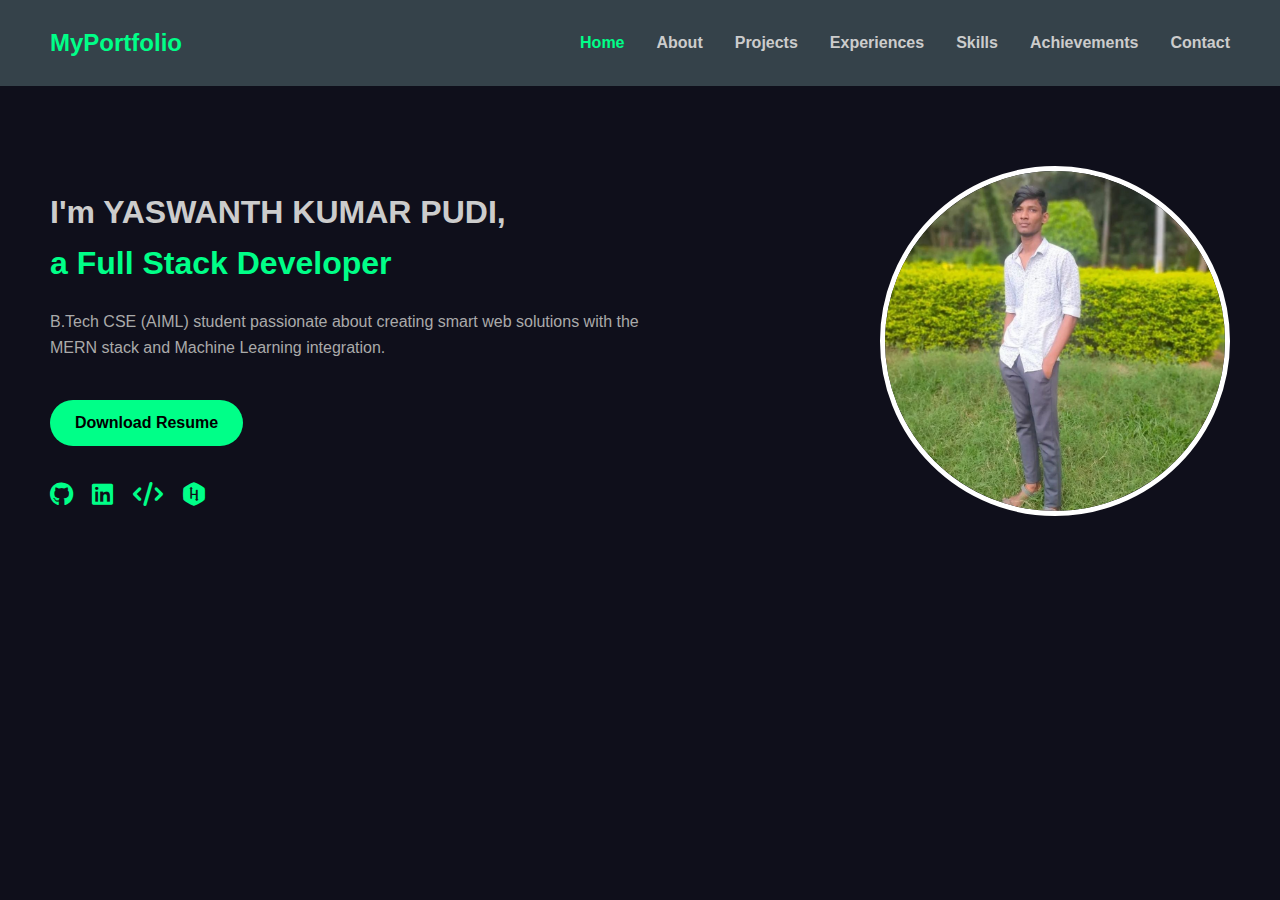
<file: index.html>
<!DOCTYPE html>
<html lang="en">
<head>
  <meta charset="UTF-8">
  <meta name="viewport" content="width=device-width, initial-scale=1.0">
  <title>YASWANTH KUMAR | Portfolio</title>
  <link rel="stylesheet" href="https://cdnjs.cloudflare.com/ajax/libs/font-awesome/6.5.0/css/all.min.css">
  <link rel="stylesheet" href="style.css">
  <style>
    * {
      margin: 0;
      padding: 0;
      box-sizing: border-box;
    }

    body {
      font-family: 'Segoe UI', sans-serif;
      background-color: #0f0f1b;
      color: #ffffff;
      overflow-x: hidden;
    }

    header {
      width: 100%;
      padding: 20px 50px;
      display: flex;
      justify-content: space-between;
      align-items: center;
    }

    .logo {
      font-size: 1.5rem;
      font-weight: bold;
      color: #00ff88;
    }

    nav ul {
      list-style: none;
      display: flex;
      gap: 2rem;
    }

    nav ul li a {
      text-decoration: none;
      color: #ccc;
      font-weight: bold;
    }

    nav ul li a:hover,
    nav ul li a.active {
      color: #00ff88;
    }

    section {
      padding: 80px 50px;
    }

    .main-section {
      display: flex;
      flex-wrap: wrap;
      align-items: center;
      justify-content: space-between;
    }

    .text-content {
      max-width: 50%;
    }

    .text-content h1 {
      font-size: 3rem;
    }

    .text-content h2 {
      color: #ccc;
      margin: 20px 0;
    }

    .text-content h2 span {
      color: #00ff88;
    }

    .text-content p {
      color: #aaa;
      line-height: 1.6;
    }

    .btn-download {
      display: inline-block;
      margin-top: 30px;
      padding: 10px 25px;
      background: #00ff88;
      color: #000;
      font-weight: bold;
      border-radius: 30px;
      text-decoration: none;
    }

    .social-icons {
      margin-top: 30px;
    }

    .social-icons a {
      margin-right: 15px;
      color: #00ff88;
      font-size: 1.5rem;
    }

    .profile-img {
  width: 350px;
  height: 350px;
  border-radius: 50%;
  overflow: hidden;
  border: 5px solid #ffffff; /* White border */
}

    .profile-img img {
  width: 100%;
  height: 100%;
  object-fit: cover;
  transform: scale(1.1); /* Zoom in by 10% */
}
.profile-img img {
  width: 100%;
  height: 100%;
  object-fit: cover;
  transform: scale(1.1);
  transition: transform 0.3s ease-in-out;
}

.profile-img:hover img {
  transform: scale(1.2); /* Slight zoom on hover */
}


    h3.section-title {
      color: #00ff88;
      margin-bottom: 20px;
    }

    @media screen and (max-width: 768px) {
      .main-section {
        flex-direction: column;
        text-align: center;
      }

      .text-content,
      .profile-img {
        max-width: 100%;
        margin-top: 30px;
      }
    }
  </style>
</head>
<body>
  <header>
    <div class="logo">MyPortfolio</div>
    <nav>
      <ul>
        <li><a href="#" class="active">Home</a></li>
        <li><a href="about.html">About</a></li>
        <li><a href="portfolio.html">Projects</a></li>
        <li><a href="experiences.html">Experiences</a></li>
        <li><a href="services.html">Skills</a></li>
        <li><a href="achievements.html">Achievements</a></li>
        <li><a href="contact.html">Contact</a></li>
      </ul>
    </nav>
  </header>

  <section class="main-section">
    <div class="text-content">
      <h2>I'm YASWANTH KUMAR PUDI,<span><br>a Full Stack Developer</span></h2>
      <p>B.Tech CSE (AIML) student passionate about creating smart web solutions with the MERN stack and Machine Learning integration.</p>
      <a class="btn-download" href="resume3.pdf" download="Botsa_Annapurna_Resume.pdf">Download Resume</a>
      <div class="social-icons">
        <a href="https://github.com/Yaswanth-1822" target="_blank"><i class="fab fa-github"></i></a>
        <a href="https://www.linkedin.com/in/yaswanthkumar-pudi-117984259/" target="_blank"><i class="fab fa-linkedin"></i></a>
        <a href="https://leetcode.com/u/Yashwanth1822/" target="_blank"><i class="fa-solid fa-code"></i></a>
        <a href="https://www.hackerrank.com/profile/yaswanthkumarpu1" target="_blank"><i class="fab fa-hackerrank"></i></a>
      </div>
    </div>

    <div class="profile-img">
      <img src="pic_profile.jpg" alt="Botsa Annapurna">
    </div>
  </section>
</body>
</html>
</file>
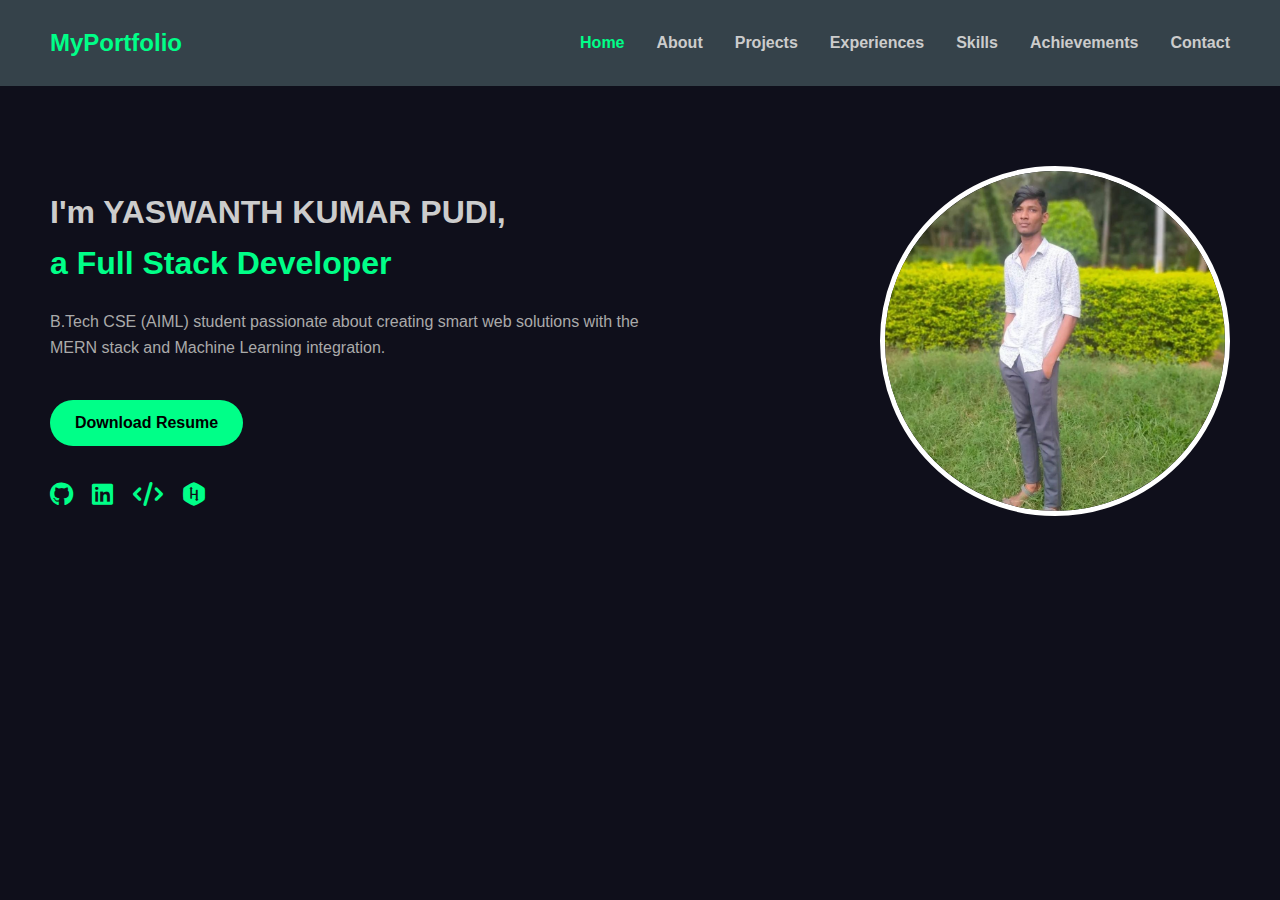
<file: portfolio/index.html>
<!DOCTYPE html>
<html lang="en">
<head>
  <meta charset="UTF-8">
  <meta name="viewport" content="width=device-width, initial-scale=1.0">
  <title>Botsa Annapurna | Portfolio</title>
  <link rel="stylesheet" href="https://cdnjs.cloudflare.com/ajax/libs/font-awesome/6.5.0/css/all.min.css">
  <link rel="stylesheet" href="style.css">
  <style>
    * {
      margin: 0;
      padding: 0;
      box-sizing: border-box;
    }

    body {
      font-family: 'Segoe UI', sans-serif;
      background-color: #0f0f1b;
      color: #ffffff;
      overflow-x: hidden;
    }

    header {
      width: 100%;
      padding: 20px 50px;
      display: flex;
      justify-content: space-between;
      align-items: center;
    }

    .logo {
      font-size: 1.5rem;
      font-weight: bold;
      color: #00ff88;
    }

    nav ul {
      list-style: none;
      display: flex;
      gap: 2rem;
    }

    nav ul li a {
      text-decoration: none;
      color: #ccc;
      font-weight: bold;
    }

    nav ul li a:hover,
    nav ul li a.active {
      color: #00ff88;
    }

    section {
      padding: 80px 50px;
    }

    .main-section {
      display: flex;
      flex-wrap: wrap;
      align-items: center;
      justify-content: space-between;
    }

    .text-content {
      max-width: 50%;
    }

    .text-content h1 {
      font-size: 3rem;
    }

    .text-content h2 {
      color: #ccc;
      margin: 20px 0;
    }

    .text-content h2 span {
      color: #00ff88;
    }

    .text-content p {
      color: #aaa;
      line-height: 1.6;
    }

    .btn-download {
      display: inline-block;
      margin-top: 30px;
      padding: 10px 25px;
      background: #00ff88;
      color: #000;
      font-weight: bold;
      border-radius: 30px;
      text-decoration: none;
    }

    .social-icons {
      margin-top: 30px;
    }

    .social-icons a {
      margin-right: 15px;
      color: #00ff88;
      font-size: 1.5rem;
    }

    .profile-img {
  width: 350px;
  height: 350px;
  border-radius: 50%;
  overflow: hidden;
  border: 5px solid #ffffff; /* White border */
}

    .profile-img img {
  width: 100%;
  height: 100%;
  object-fit: cover;
  transform: scale(1.1); /* Zoom in by 10% */
}
.profile-img img {
  width: 100%;
  height: 100%;
  object-fit: cover;
  transform: scale(1.1);
  transition: transform 0.3s ease-in-out;
}

.profile-img:hover img {
  transform: scale(1.2); /* Slight zoom on hover */
}


    h3.section-title {
      color: #00ff88;
      margin-bottom: 20px;
    }

    @media screen and (max-width: 768px) {
      .main-section {
        flex-direction: column;
        text-align: center;
      }

      .text-content,
      .profile-img {
        max-width: 100%;
        margin-top: 30px;
      }
    }
  </style>
</head>
<body>
  <header>
    <div class="logo">MyPortfolio</div>
    <nav>
      <ul>
        <li><a href="#" class="active">Home</a></li>
        <li><a href="about.html">About</a></li>
        <li><a href="portfolio.html">Projects</a></li>
        <li><a href="experiences.html">Experiences</a></li>
        <li><a href="services.html">Skills</a></li>
        <li><a href="achievements.html">Achievements</a></li>
        <li><a href="contact.html">Contact</a></li>
      </ul>
    </nav>
  </header>

  <section class="main-section">
    <div class="text-content">
      <h2>I'm YASWANTH KUMAR PUDI,<span><br>a Full Stack Developer</span></h2>
      <p>B.Tech CSE (AIML) student passionate about creating smart web solutions with the MERN stack and Machine Learning integration.</p>
      <a class="btn-download" href="resume3.pdf" download="Botsa_Annapurna_Resume.pdf">Download Resume</a>
      <div class="social-icons">
        <a href="https://github.com/Yaswanth-1822" target="_blank"><i class="fab fa-github"></i></a>
        <a href="https://www.linkedin.com/in/yaswanthkumar-pudi-117984259/" target="_blank"><i class="fab fa-linkedin"></i></a>
        <a href="https://leetcode.com/u/Yashwanth1822/" target="_blank"><i class="fa-solid fa-code"></i></a>
        <a href="https://www.hackerrank.com/profile/yaswanthkumarpu1" target="_blank"><i class="fab fa-hackerrank"></i></a>
      </div>
    </div>

    <div class="profile-img">
      <img src="pic_profile.jpg" alt="Botsa Annapurna">
    </div>
  </section>
</body>
</html>
</file>
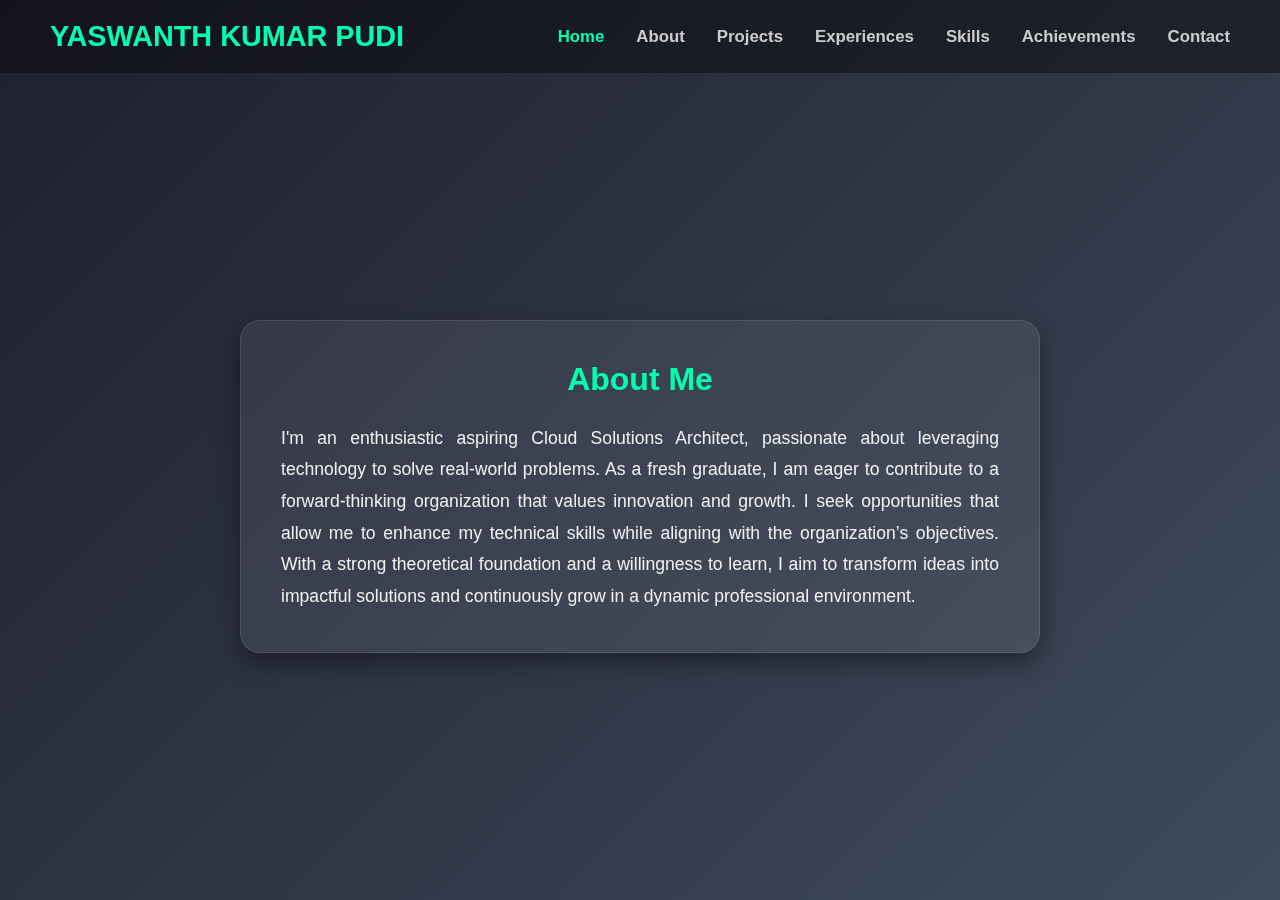
<file: about.html>
<!DOCTYPE html>
<html lang="en">
<head>
  <meta charset="UTF-8" />
  <meta name="viewport" content="width=device-width, initial-scale=1.0"/>
  <title>About - Botsa Annapurna</title>
  <link rel="stylesheet" href="https://cdnjs.cloudflare.com/ajax/libs/font-awesome/6.5.0/css/all.min.css">
  <style>
    * {
      margin: 0;
      padding: 0;
      box-sizing: border-box;
      font-family: 'Segoe UI', sans-serif;
    }

    body {
      height: 100vh;
      background: linear-gradient(135deg, #1e1f2f, #3e4b5b);
      color: #fff;
      display: flex;
      flex-direction: column;
    }

    header {
      display: flex;
      justify-content: space-between;
      align-items: center;
      padding: 20px 50px;
      background: rgba(0, 0, 0, 0.4);
      backdrop-filter: blur(8px);
      position: sticky;
      top: 0;
      z-index: 1000;
    }

    .logo {
      font-size: 1.8rem;
      font-weight: 700;
      color: #00ffae;
    }

    nav ul {
      list-style: none;
      display: flex;
      gap: 2rem;
    }

    nav ul li a {
      color: #ccc;
      text-decoration: none;
      font-size: 1.05rem;
      font-weight: 600;
      transition: 0.3s;
    }

    nav ul li a:hover,
    nav ul li a.active {
      color: #00ffae;
    }

    #about {
      flex: 1;
      display: flex;
      justify-content: center;
      align-items: center;
      padding: 50px 20px;
    }

    .about-card {
      max-width: 800px;
      background: rgba(255, 255, 255, 0.07);
      padding: 40px;
      border-radius: 20px;
      box-shadow: 0 10px 25px rgba(0, 0, 0, 0.4);
      backdrop-filter: blur(12px);
      border: 1px solid rgba(255, 255, 255, 0.1);
      animation: fadeIn 1s ease-in-out;
    }

    .about-card h3 {
      text-align: center;
      font-size: 2rem;
      margin-bottom: 25px;
      color: #00ffae;
    }

    .about-card p {
      font-size: 1.1rem;
      line-height: 1.8;
      color: #f0f0f0;
      text-align: justify;
    }

    @keyframes fadeIn {
      from { opacity: 0; transform: translateY(30px); }
      to { opacity: 1; transform: translateY(0); }
    }

    @media (max-width: 768px) {
      header {
        flex-direction: column;
        align-items: flex-start;
      }

      nav ul {
        flex-direction: column;
        gap: 1rem;
        margin-top: 10px;
      }
    }
  </style>
</head>
<body>
  <header>
    <div class="logo">YASWANTH KUMAR PUDI</div>
    <nav>
      <ul>
        <li><a href="#" class="active">Home</a></li>
        <li><a href="about.html">About</a></li>
        <li><a href="portfolio.html">Projects</a></li>
        <li><a href="experiences.html">Experiences</a></li>
        <li><a href="services.html">Skills</a></li>
        <li><a href="achievements.html">Achievements</a></li>
        <li><a href="contact.html">Contact</a></li>
      </ul>
    </nav>
  </header
  </header>

  <section id="about">
    <div class="about-card">
      <h3>About Me</h3>
      <p>
        I'm an enthusiastic aspiring Cloud Solutions Architect, passionate about leveraging technology to solve real-world problems.
        As a fresh graduate, I am eager to contribute to a forward-thinking organization that values innovation and growth.
        I seek opportunities that allow me to enhance my technical skills while aligning with the organization’s objectives.
        With a strong theoretical foundation and a willingness to learn, I aim to transform ideas into impactful solutions and continuously grow in a dynamic professional environment.
      </p>
    </div>
  </section>
</body>
</html>
</file>
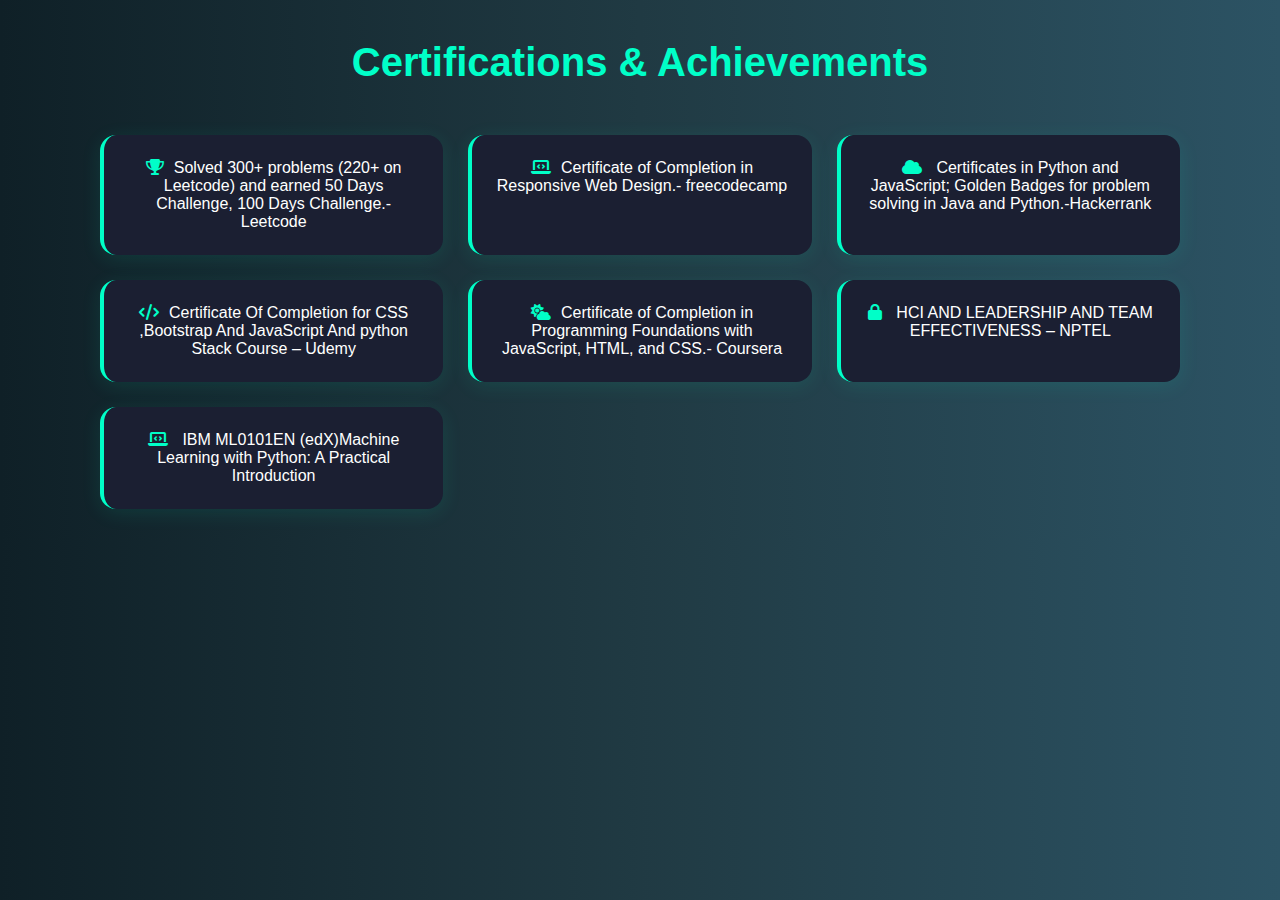
<file: achievements.html>
<!DOCTYPE html>
<html lang="en">
<head>
  <meta charset="UTF-8" />
  <meta name="viewport" content="width=device-width, initial-scale=1.0"/>
  <title>Certifications & Achievements</title>
  <link rel="stylesheet" href="https://cdnjs.cloudflare.com/ajax/libs/font-awesome/6.5.0/css/all.min.css">
  <style>
    * { margin: 0; padding: 0; box-sizing: border-box; }

    body {
      font-family: 'Segoe UI', Tahoma, Geneva, Verdana, sans-serif;
      background: linear-gradient(to right, #0f2027, #203a43, #2c5364);
      color: #00ffc8;
      overflow-x: hidden;
    }

    header {
      padding: 20px 40px;
      display: flex;
      justify-content: space-between;
      align-items: center;
      background-color: rgba(0, 0, 0, 0.8);
    }

    .logo {
      font-size: 1.5rem;
      font-weight: bold;
      color: #00ffc8;
    }

    nav ul {
      list-style: none;
      display: flex;
      gap: 1.5rem;
    }

    nav ul li a {
      text-decoration: none;
      color: #00ffc8;
      font-weight: bold;
    }

    nav ul li a:hover,
    nav ul li a.active {
      color: #ffff9e;
    }

    h1 {
      text-align: center;
      font-size: 2.5rem;
      margin: 40px 0 20px;
      color: #00ffc8;
    }

    .grid-container {
      display: grid;
      grid-template-columns: repeat(auto-fit, minmax(280px, 1fr));
      gap: 25px;
      padding: 30px 60px;
      max-width: 1200px;
      margin: auto;
    }

    .card {
      background-color: #1b1f32;
      border-radius: 16px;
      padding: 24px;
      text-align: center;
      color: #ffffff;
      box-shadow: 0 4px 20px rgba(0, 255, 200, 0.1);
      border-left: 4px solid #00ffc8;
    }

    .card i {
      margin-right: 10px;
      color: #00ffc8;
    }

    @media screen and (max-width: 600px) {
      h1 {
        font-size: 1.8rem;
      }

      .grid-container {
        padding: 20px;
      }

      nav ul {
        flex-direction: column;
        gap: 10px;
      }
    }
  </style>
</head>
<body>

  <h1>Certifications & Achievements</h1>

  <div class="grid-container">
    <div class="card"><i class="fa-solid fa-trophy"></i>Solved 300+ problems (220+ on Leetcode) and earned 50 Days Challenge, 100 Days Challenge.-Leetcode</div>
    <div class="card"><i class="fa-solid fa-laptop-code"></i>Certificate of Completion in Responsive Web Design.- freecodecamp</div>
    <div class="card"><i class="fa-solid fa-cloud"></i> Certificates in Python and JavaScript; Golden Badges for problem solving in Java and Python.-Hackerrank</div>
    <div class="card"><i class="fa-solid fa-code"></i>Certificate Of Completion for CSS ,Bootstrap And JavaScript And python Stack Course – Udemy</div>
    <div class="card"><i class="fa-solid fa-cloud-sun"></i>Certificate of Completion in Programming Foundations with JavaScript, HTML, and CSS.- Coursera</div>
    <div class="card"><i class="fa-solid fa-lock"></i> HCI AND LEADERSHIP AND TEAM EFFECTIVENESS – NPTEL</div>
    <div class="card"><i class="fa-solid fa-laptop-code"></i> IBM ML0101EN (edX)Machine Learning with Python: A Practical Introduction</div>
  </div>

</body>
</html>
</file>
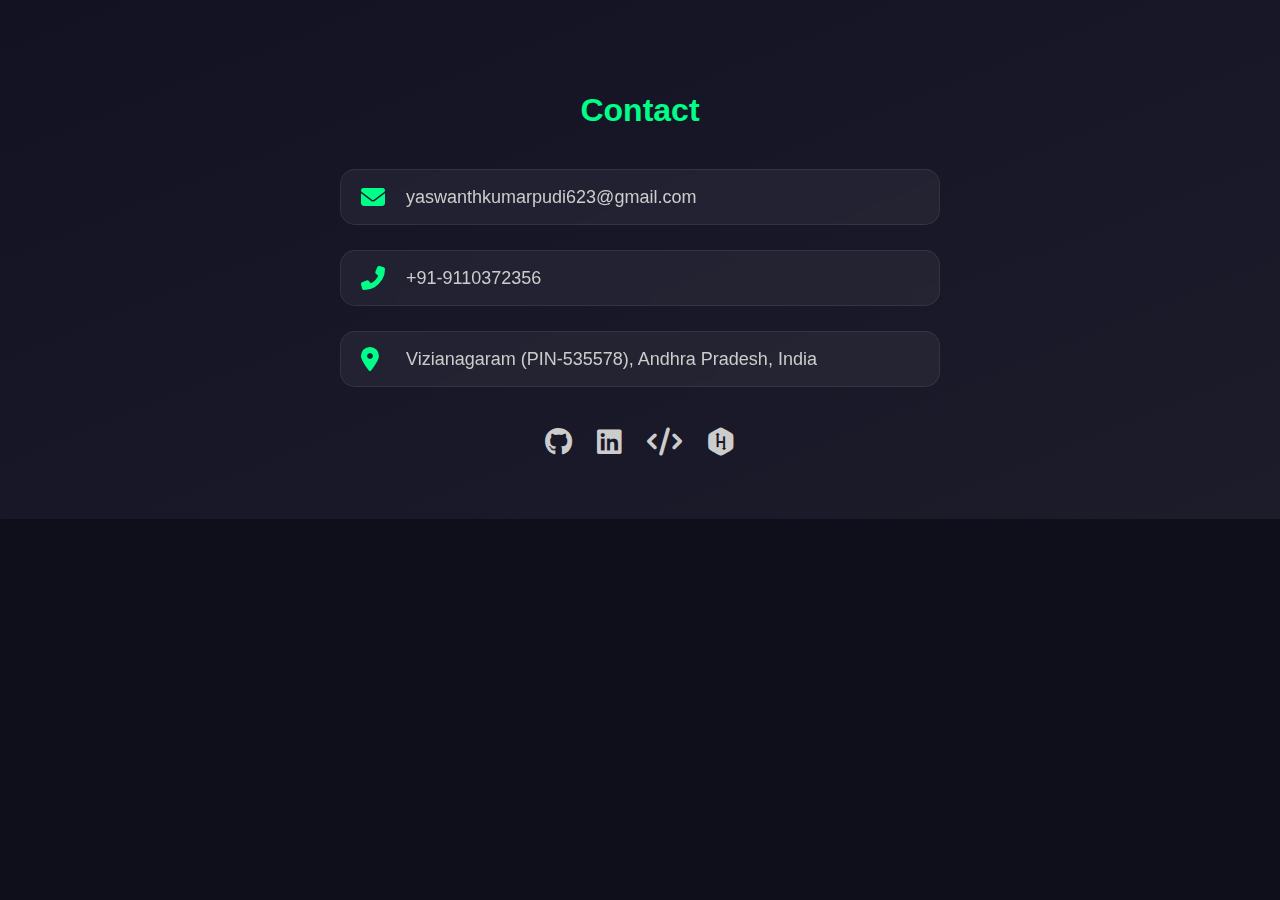
<file: contact.html>
<!DOCTYPE html>
<html lang="en">
<head>
  <meta charset="UTF-8" />
  <meta name="viewport" content="width=device-width, initial-scale=1.0" />
  <title>Contact Section</title>
  <link rel="stylesheet" href="https://cdnjs.cloudflare.com/ajax/libs/font-awesome/6.5.0/css/all.min.css">
  <style>
    body {
      margin: 0;
      font-family: 'Segoe UI', Tahoma, Geneva, Verdana, sans-serif;
      background-color: #0f0f1b;
      color: white;
    }

    #contact {
      padding: 60px 50px;
      background: linear-gradient(to bottom right, #121223, #1c1c2b);
      display: flex;
      flex-direction: column;
      align-items: center;
    }

    .section-title {
      color: #00ff88;
      font-size: 32px;
      font-weight: bold;
      margin-bottom: 40px;
    }

    .contact-container {
      display: flex;
      flex-direction: column;
      gap: 25px;
      width: 100%;
      max-width: 600px;
    }

    .contact-item {
      background: rgba(255, 255, 255, 0.05);
      border: 1px solid rgba(255, 255, 255, 0.08);
      backdrop-filter: blur(8px);
      padding: 15px 20px;
      border-radius: 15px;
      display: flex;
      align-items: center;
      gap: 15px;
      transition: all 0.3s ease;
      color: #ccc;
      font-size: 18px;
      text-decoration: none;
    }

    .contact-item:hover {
      transform: scale(1.03);
      background: rgba(0, 255, 136, 0.1);
      border-color: #00ff88;
      color: #fff;
    }

    .contact-item i {
      color: #00ff88;
      font-size: 1.5rem;
      min-width: 30px;
    }

    a.contact-item {
      color: #ccc;
    }

    a.contact-item:hover {
      color: #fff;
    }

    .social-icons {
      margin-top: 40px;
      display: flex;
      gap: 25px;
      justify-content: center;
      flex-wrap: wrap;
    }

    .social-icons a {
      color: #ccc;
      font-size: 28px;
      transition: transform 0.3s ease, color 0.3s ease;
    }

    .social-icons a:hover {
      color: #00ff88;
      transform: scale(1.2);
    }

    @media screen and (max-width: 600px) {
      .contact-item {
        flex-direction: column;
        align-items: flex-start;
        gap: 10px;
      }

      .social-icons {
        gap: 20px;
      }
    }
  </style>
</head>
<body>
  <section id="contact">
    <h3 class="section-title">Contact</h3>
    <div class="contact-container">
      <a href="mailto:botsaannapurna2004@gmail.com" class="contact-item" target="_blank">
        <i class="fas fa-envelope"></i>
        <span>yaswanthkumarpudi623@gmail.com</span>
      </a>
      <a href="tel:+919110372356" class="contact-item">
        <i class="fas fa-phone-alt"></i>
        <span>+91-9110372356</span>
      </a>
      <div class="contact-item">
        <i class="fas fa-map-marker-alt"></i>
        <span>Vizianagaram (PIN-535578), Andhra Pradesh, India</span>
      </div>
    </div>

    <div class="social-icons">
      <a href="https://github.com/Yaswanth-1822" target="_blank"><i class="fab fa-github"></i></a>
      <a href="https://www.linkedin.com/in/yaswanthkumar-pudi-117984259/" target="_blank"><i class="fab fa-linkedin"></i></a>
      <a href="https://leetcode.com/u/Yashwanth1822/" target="_blank"><i class="fa-solid fa-code"></i></a>
      <a href="https://www.hackerrank.com/profile/yaswanthkumarpu1" target="_blank"><i class="fab fa-hackerrank"></i></a>
    </div>
  </section>
</body>
</html>
</file>
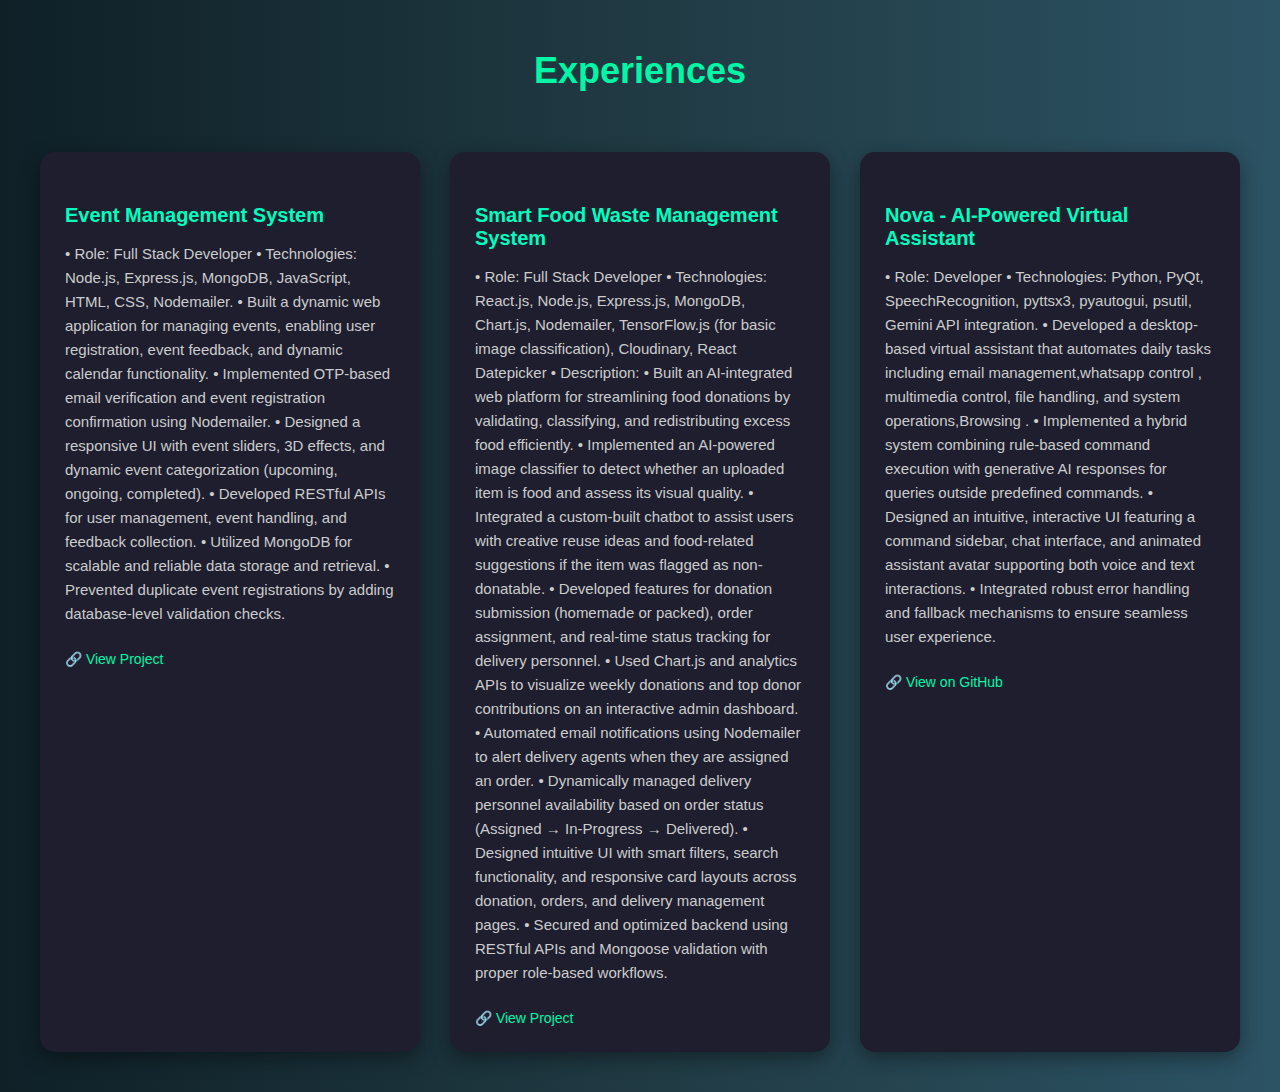
<file: experiences.html>
<!DOCTYPE html>
<html lang="en">
<head>
  <meta charset="UTF-8">
  <meta name="viewport" content="width=device-width, initial-scale=1.0">
  <title>Portfolio</title>
  <style>
    body {
      margin: 0;
      font-family: 'Segoe UI', sans-serif;
      background: linear-gradient(to right, #0f2027, #203a43, #2c5364);
      color: #ffffff;
    }

    .section-title {
      text-align: center;
      margin: 50px 0 20px;
      font-size: 36px;
      font-weight: bold;
      color: #00f7a5;
    }

    .portfolio-container {
      display: grid;
      grid-template-columns: repeat(auto-fit, minmax(300px, 1fr));
      gap: 30px;
      padding: 40px;
      max-width: 1200px;
      margin: auto;
    }

    .project-card {
      background-color: #1e1e2f;
      border-radius: 15px;
      padding: 25px;
      box-shadow: 0 6px 20px rgba(0, 0, 0, 0.4);
      transition: transform 0.3s ease, box-shadow 0.3s ease;
    }

    .project-card:hover {
      transform: translateY(-5px);
      box-shadow: 0 10px 25px rgba(0, 255, 180, 0.3);
    }

    .project-title {
      font-size: 20px;
      color: #00ffbf;
      margin-bottom: 10px;
    }

    .project-desc {
      font-size: 15px;
      line-height: 1.6;
      color: #ccc;
    }

    .project-link {
      display: inline-block;
      margin-top: 10px;
      font-size: 14px;
      color: #00f7a5;
      text-decoration: none;
      transition: color 0.2s;
    }

    .project-link:hover {
      color: #ffffff;
      text-decoration: underline;
    }

    @media (max-width: 600px) {
      .section-title {
        font-size: 28px;
      }

      .project-title {
        font-size: 18px;
      }

      .project-desc {
        font-size: 14px;
      }
    }
  </style>
</head>
<body>
  <section id="portfolio">
    <h3 class="section-title">Experiences</h3>
    <div class="portfolio-container">
      
      <div class="project-card">
        <h4 class="project-title">Event Management System</h4>
        <p class="project-desc">
          • Role: Full Stack Developer
          • Technologies: Node.js, Express.js, MongoDB, JavaScript, HTML, CSS, Nodemailer.
          • Built a dynamic web application for managing events, enabling user registration, event feedback, and dynamic
          calendar functionality.
          • Implemented OTP-based email verification and event registration confirmation using Nodemailer.
          • Designed a responsive UI with event sliders, 3D effects, and dynamic event categorization (upcoming, ongoing,
          completed).
          • Developed RESTful APIs for user management, event handling, and feedback collection.
          • Utilized MongoDB for scalable and reliable data storage and retrieval.
          • Prevented duplicate event registrations by adding database-level validation checks.
        </p>
        <a href="https://github.com/Yaswanth-1822/Event-Management-System" class="project-link" target="_blank">🔗 View Project</a>
      </div><div class="project-card">
        <h4 class="project-title">Smart Food Waste Management System</h4>
        <p class="project-desc">
          
      • Role: Full Stack Developer
      • Technologies: React.js, Node.js, Express.js, MongoDB, Chart.js, Nodemailer, TensorFlow.js (for basic image classification), Cloudinary, React Datepicker

      • Description:
      • Built an AI-integrated web platform for streamlining food donations by validating, classifying, and redistributing excess food efficiently.
      • Implemented an AI-powered image classifier to detect whether an uploaded item is food and assess its visual quality.
      • Integrated a custom-built chatbot to assist users with creative reuse ideas and food-related suggestions if the item was flagged as non-donatable.
      • Developed features for donation submission (homemade or packed), order assignment, and real-time status tracking for delivery personnel.
      • Used Chart.js and analytics APIs to visualize weekly donations and top donor contributions on an interactive admin dashboard.
      • Automated email notifications using Nodemailer to alert delivery agents when they are assigned an order.
      • Dynamically managed delivery personnel availability based on order status (Assigned → In-Progress → Delivered).
      • Designed intuitive UI with smart filters, search functionality, and responsive card layouts across donation, orders, and delivery management pages.
      • Secured and optimized backend using RESTful APIs and Mongoose validation with proper role-based workflows.
        </p>
        <a href="https://github.com/Yaswanth-1822/FOOD-WASTE-MANAGEMENT" class="project-link" target="_blank">🔗 View Project</a>
      </div>

      <div class="project-card">
        <h4 class="project-title">Nova - AI-Powered Virtual Assistant</h4>
        <p class="project-desc">
          
• Role: Developer
• Technologies: Python, PyQt, SpeechRecognition, pyttsx3, pyautogui, psutil, Gemini API integration.
• Developed a desktop-based virtual assistant that automates daily tasks including email management,whatsapp
control , multimedia control, file handling, and system operations,Browsing .
• Implemented a hybrid system combining rule-based command execution with generative AI responses for queries
outside predefined commands.
• Designed an intuitive, interactive UI featuring a command sidebar, chat interface, and animated assistant avatar
supporting both voice and text interactions.
• Integrated robust error handling and fallback mechanisms to ensure seamless user experience.
        </p>
        <a href="https://github.com/Yaswanth-1822/NOVA-ASSISTANT" class="project-link" target="_blank">🔗 View on GitHub</a>
      </div>

    </div>
  </section>
</body>
</html>
</file>
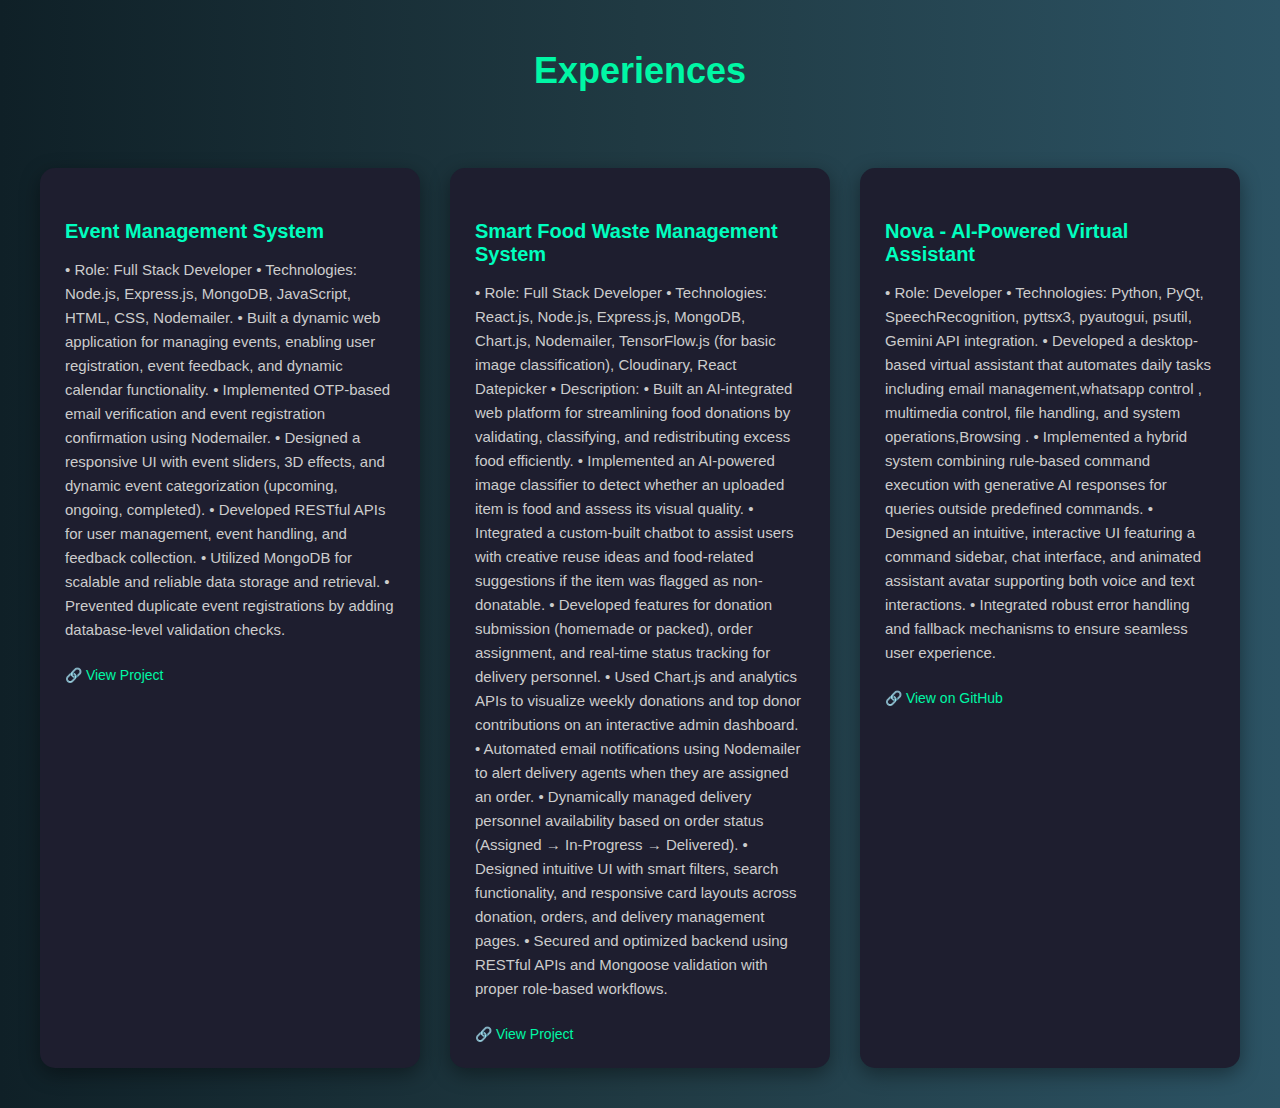
<file: portfolio.html>
<!DOCTYPE html>
<html lang="en">
<head>
  <meta charset="UTF-8" />
  <meta name="viewport" content="width=device-width, initial-scale=1.0"/>
  <title>Portfolio</title>
  <style>
    body {
      margin: 0;
      font-family: 'Segoe UI', sans-serif;
      background: linear-gradient(to right, #0f2027, #203a43, #2c5364);
      color: #fff;
    }

    .section-title {
      text-align: center;
      margin-top: 50px;
      font-size: 36px;
      font-weight: bold;
      color: #00f7a5;
    }

    .portfolio-container {
      display: grid;
      grid-template-columns: repeat(auto-fit, minmax(300px, 1fr));
      gap: 30px;
      padding: 40px;
      max-width: 1200px;
      margin: auto;
    }

    .project-card {
      background: #1e1e2f;
      border-radius: 15px;
      padding: 25px;
      box-shadow: 0 6px 20px rgba(0, 0, 0, 0.4);
      transition: transform 0.3s ease, box-shadow 0.3s ease;
    }

    .project-card:hover {
      transform: translateY(-5px);
      box-shadow: 0 10px 25px rgba(0, 255, 180, 0.3);
    }

    .project-title {
      font-size: 20px;
      color: #00ffbf;
      margin-bottom: 10px;
    }

    .project-desc {
      font-size: 15px;
      line-height: 1.6;
      color: #ccc;
    }

    .project-link {
      display: inline-block;
      margin-top: 10px;
      font-size: 14px;
      color: #00f7a5;
      text-decoration: none;
      transition: color 0.2s;
    }

    .project-link:hover {
      color: #fff;
      text-decoration: underline;
    }

    @media (max-width: 600px) {
      .section-title {
        font-size: 28px;
      }
    }
  </style>
</head>
<body>
  <section id="portfolio">
    <h3 class="section-title">Experiences</h3>
    <div class="portfolio-container">
      
      <div class="project-card">
        <h4 class="project-title">Event Management System</h4>
        <p class="project-desc">
          • Role: Full Stack Developer
          • Technologies: Node.js, Express.js, MongoDB, JavaScript, HTML, CSS, Nodemailer.
          • Built a dynamic web application for managing events, enabling user registration, event feedback, and dynamic
          calendar functionality.
          • Implemented OTP-based email verification and event registration confirmation using Nodemailer.
          • Designed a responsive UI with event sliders, 3D effects, and dynamic event categorization (upcoming, ongoing,
          completed).
          • Developed RESTful APIs for user management, event handling, and feedback collection.
          • Utilized MongoDB for scalable and reliable data storage and retrieval.
          • Prevented duplicate event registrations by adding database-level validation checks.
        </p>
        <a href="https://github.com/Yaswanth-1822/Event-Management-System" class="project-link" target="_blank">🔗 View Project</a>
      </div><div class="project-card">
        <h4 class="project-title">Smart Food Waste Management System</h4>
        <p class="project-desc">
          
      • Role: Full Stack Developer
      • Technologies: React.js, Node.js, Express.js, MongoDB, Chart.js, Nodemailer, TensorFlow.js (for basic image classification), Cloudinary, React Datepicker

      • Description:
      • Built an AI-integrated web platform for streamlining food donations by validating, classifying, and redistributing excess food efficiently.
      • Implemented an AI-powered image classifier to detect whether an uploaded item is food and assess its visual quality.
      • Integrated a custom-built chatbot to assist users with creative reuse ideas and food-related suggestions if the item was flagged as non-donatable.
      • Developed features for donation submission (homemade or packed), order assignment, and real-time status tracking for delivery personnel.
      • Used Chart.js and analytics APIs to visualize weekly donations and top donor contributions on an interactive admin dashboard.
      • Automated email notifications using Nodemailer to alert delivery agents when they are assigned an order.
      • Dynamically managed delivery personnel availability based on order status (Assigned → In-Progress → Delivered).
      • Designed intuitive UI with smart filters, search functionality, and responsive card layouts across donation, orders, and delivery management pages.
      • Secured and optimized backend using RESTful APIs and Mongoose validation with proper role-based workflows.
        </p>
        <a href="https://github.com/Yaswanth-1822/FOOD-WASTE-MANAGEMENT" class="project-link" target="_blank">🔗 View Project</a>
      </div>

      <div class="project-card">
        <h4 class="project-title">Nova - AI-Powered Virtual Assistant</h4>
        <p class="project-desc">
          
• Role: Developer
• Technologies: Python, PyQt, SpeechRecognition, pyttsx3, pyautogui, psutil, Gemini API integration.
• Developed a desktop-based virtual assistant that automates daily tasks including email management,whatsapp
control , multimedia control, file handling, and system operations,Browsing .
• Implemented a hybrid system combining rule-based command execution with generative AI responses for queries
outside predefined commands.
• Designed an intuitive, interactive UI featuring a command sidebar, chat interface, and animated assistant avatar
supporting both voice and text interactions.
• Integrated robust error handling and fallback mechanisms to ensure seamless user experience.
        </p>
        <a href="https://github.com/Yaswanth-1822/NOVA-ASSISTANT" class="project-link" target="_blank">🔗 View on GitHub</a>
      </div>

    </div>
  </section>
</body>
</html>
</file>
<file: style.css>
@import url('https://fonts.googleapis.com/css2?family=Roboto:wght@400;700&display=swap');
* {
    margin: 0;
    padding: 0;
    box-sizing: border-box;
}
body {
    font-family: 'Roboto', sans-serif;
    background-color: #f4f4f4;
    color: #333;
    line-height: 1.6;
}
header {
    background: #35424a;
    color: #ffffff;
    padding: 10px 0;
    text-align: center;
}
h1 {
    margin: 0;
    font-size: 2.5em;
}
h2 {
    margin: 20px 0;
    font-size: 2em;
}
h3 {
    margin: 15px 0;
    font-size: 1.5em;
}
h4 {
    margin: 10px 0;
    font-size: 1.2em;
}
h5 {
    margin: 8px 0;
    font-size: 1em;
}
h6 {
    margin: 5px 0;
    font-size: 0.8em;
}
p {
    margin: 10px 0;
    font-size: 1em;
}
a {
    color: #35424a;
    text-decoration: none;
}

a:hover {
    text-decoration: underline;
}



ul, ol {
    margin: 10px 0;
    padding-left: 20px;
}
</file>
<file: portfolio/style.css>
@import url('https://fonts.googleapis.com/css2?family=Roboto:wght@400;700&display=swap');
* {
    margin: 0;
    padding: 0;
    box-sizing: border-box;
}
body {
    font-family: 'Roboto', sans-serif;
    background-color: #f4f4f4;
    color: #333;
    line-height: 1.6;
}
header {
    background: #35424a;
    color: #ffffff;
    padding: 10px 0;
    text-align: center;
}
h1 {
    margin: 0;
    font-size: 2.5em;
}
h2 {
    margin: 20px 0;
    font-size: 2em;
}
h3 {
    margin: 15px 0;
    font-size: 1.5em;
}
h4 {
    margin: 10px 0;
    font-size: 1.2em;
}
h5 {
    margin: 8px 0;
    font-size: 1em;
}
h6 {
    margin: 5px 0;
    font-size: 0.8em;
}
p {
    margin: 10px 0;
    font-size: 1em;
}
a {
    color: #35424a;
    text-decoration: none;
}

a:hover {
    text-decoration: underline;
}



ul, ol {
    margin: 10px 0;
    padding-left: 20px;
}
</file>
